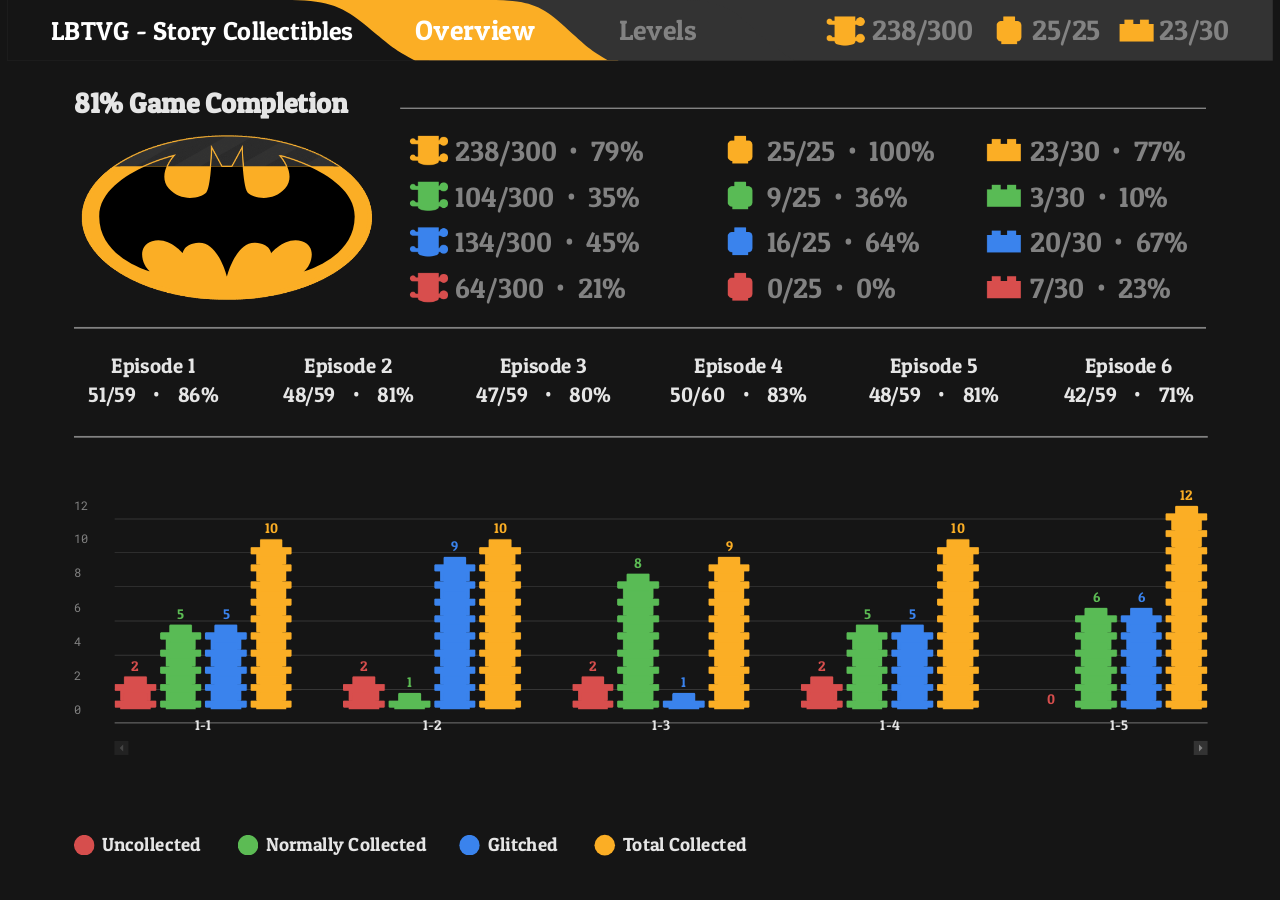
<file: index.html>
<!doctype html>
<html lang="en">
<head>
  <meta charset="utf-8">
  <meta name="viewport" content="width=device-width, initial-scale=1">
  <meta name="description" content="Overall LEGO Batman: The Videogame story collectible statistics.">
  <title>Overview | LBTVG Story Collectibles</title>
  <link rel="preconnect" href="https://fonts.googleapis.com">
  <link rel="preconnect" href="https://fonts.gstatic.com" crossorigin>
  <link href="https://fonts.googleapis.com/css2?family=Patua+One&family=Roboto+Mono&display=swap" rel="stylesheet">
  <link rel="stylesheet" href="css/styles.css">
  <script src="js/page-scale.js" defer></script>
  <script src="js/index.js" defer></script>
</head>
<body>
  <div class="page-frame">
  <!-- Shared site navigation and collectible totals. -->
  <header class="site-header">
    <div class="brand-shape" aria-hidden="true">
      <img src="assets/images/ui/nav-brand.svg" alt="">
    </div>
    <div class="brand">LBTVG - Story Collectibles</div>
    <nav class="primary-nav" aria-label="Main navigation">
      <a class="nav-link is-current" href="index.html" aria-current="page"><span>Overview</span></a>
      <a class="nav-link" href="levels.html"><span>Levels</span></a>
    </nav>
    <div class="header-counters" aria-label="Overall collectible totals">
      <div class="header-counter">
        <img src="assets/images/collectibles/minikit.png" alt="">
        <span>000/300</span>
      </div>
      <div class="header-counter">
        <img src="assets/images/collectibles/head.png" alt="">
        <span>00/25</span>
      </div>
      <div class="header-counter">
        <img src="assets/images/collectibles/brick.png" alt="">
        <span>00/30</span>
      </div>
    </div>
  </header>

  <main class="overview-page">
    <!-- Game completion and collectible totals. -->
    <section class="overview-stats" aria-label="Overall game statistics">
      <h1 class="overview-title">86.6% Game Completion</h1>
      <div class="batman-mark" id="batman-mark" role="img" aria-label="Batman emblem">
        <img class="batman-mark-empty" src="assets/images/ui/batman-mark-empty.gif" alt="">
        <div class="batman-mark-solid-mask" aria-hidden="true">
          <img src="assets/images/ui/batman-mark.svg" alt="">
        </div>
      </div>
      <div class="stats-content">
        <div class="stats-divider" aria-hidden="true">
          <img src="assets/images/ui/divider.svg" alt="">
        </div>
        <div class="collectible-rows">
          <div class="collectible-row is-total-collected">
            <div class="collectible-total">
              <img src="assets/images/collectibles/minikit.png" alt="">
              <span>000/300 <span class="separator">•</span> 100%</span>
            </div>
            <div class="collectible-total">
              <img src="assets/images/collectibles/head.png" alt="">
              <span>00/25 <span class="separator">•</span> 100%</span>
            </div>
            <div class="collectible-total">
              <img src="assets/images/collectibles/brick.png" alt="">
              <span>00/30 <span class="separator">•</span> 100%</span>
            </div>
          </div>
          <div class="collectible-row is-collected">
            <div class="collectible-total">
              <img src="assets/images/collectibles/minikit_1.png" alt="">
              <span>000/300 <span class="separator">•</span> 100%</span>
            </div>
            <div class="collectible-total">
              <img src="assets/images/collectibles/head_1.png" alt="">
              <span>00/25 <span class="separator">•</span> 100%</span>
            </div>
            <div class="collectible-total">
              <img src="assets/images/collectibles/brick_1.png" alt="">
              <span>00/30 <span class="separator">•</span> 100%</span>
            </div>
          </div>
          <div class="collectible-row is-glitched">
            <div class="collectible-total">
              <img src="assets/images/collectibles/minikit_2.png" alt="">
              <span>000/300 <span class="separator">•</span> 100%</span>
            </div>
            <div class="collectible-total">
              <img src="assets/images/collectibles/head_2.png" alt="">
              <span>25/25 <span class="separator">•</span> 100%</span>
            </div>
            <div class="collectible-total">
              <img src="assets/images/collectibles/brick_2.png" alt="">
              <span>00/30 <span class="separator">•</span> 100%</span>
            </div>
          </div>
          <div class="collectible-row is-uncollected">
            <div class="collectible-total">
              <img src="assets/images/collectibles/minikit_0.png" alt="">
              <span>000/300 <span class="separator">•</span> 100%</span>
            </div>
            <div class="collectible-total">
              <img src="assets/images/collectibles/head_0.png" alt="">
              <span>00/25 <span class="separator">•</span> 100%</span>
            </div>
            <div class="collectible-total">
              <img src="assets/images/collectibles/brick_0.png" alt="">
              <span>00/30 <span class="separator">•</span> 100%</span>
            </div>
          </div>
        </div>
      </div>
    </section>

    <!-- Completion totals for each episode. -->
    <section class="episode-stats" aria-label="Collectible totals by episode">
      <div class="episode-stat" role="group" aria-labelledby="episode-1-title">
        <h2 id="episode-1-title">Episode 1</h2>
        <p class="episode-stat-value" data-episode="1"><span>25/59</span><span class="separator"> • </span><span>41%</span></p>
      </div>
      <div class="episode-stat" role="group" aria-labelledby="episode-2-title">
        <h2 id="episode-2-title">Episode 2</h2>
        <p class="episode-stat-value" data-episode="2"><span>25/59</span><span class="separator"> • </span><span>41%</span></p>
      </div>
      <div class="episode-stat" role="group" aria-labelledby="episode-3-title">
        <h2 id="episode-3-title">Episode 3</h2>
        <p class="episode-stat-value" data-episode="3"><span>25/59</span><span class="separator"> • </span><span>41%</span></p>
      </div>
      <div class="episode-stat" role="group" aria-labelledby="episode-4-title">
        <h2 id="episode-4-title">Episode 4</h2>
        <p class="episode-stat-value" data-episode="4"><span>25/60</span><span class="separator"> • </span><span>41%</span></p>
      </div>
      <div class="episode-stat" role="group" aria-labelledby="episode-5-title">
        <h2 id="episode-5-title">Episode 5</h2>
        <p class="episode-stat-value" data-episode="5"><span>25/59</span><span class="separator"> • </span><span>41%</span></p>
      </div>
      <div class="episode-stat" role="group" aria-labelledby="episode-6-title">
        <h2 id="episode-6-title">Episode 6</h2>
        <p class="episode-stat-value" data-episode="6"><span>25/59</span><span class="separator"> • </span><span>41%</span></p>
      </div>
    </section>

    <!-- Main visualization frame from the approved overview design. -->
    <section class="visualization-frame" aria-label="Collectible overview visualization">
      <div class="collectible-chart" id="collectible-chart">
        <div class="chart-y-axis" id="chart-y-axis" aria-hidden="true"></div>
        <div class="chart-scroll-shell">
          <div class="chart-scroll" id="chart-scroll" role="region" aria-label="Collectible counts by level. Scroll horizontally to view all levels." tabindex="0">
            <div class="chart-plot" id="chart-plot"></div>
          </div>
          <button class="chart-scroll-arrow is-previous" id="chart-scroll-previous" type="button" aria-label="Scroll to previous level group" aria-controls="chart-scroll" disabled></button>
          <button class="chart-scroll-arrow is-next" id="chart-scroll-next" type="button" aria-label="Scroll to next level group" aria-controls="chart-scroll" disabled></button>
        </div>
      </div>
    </section>
  </main>
  <ul class="status-legend" aria-label="Collectible status">
    <li><img src="assets/images/ui/legend-missing.svg" alt=""><span>Uncollected</span></li>
    <li><img src="assets/images/ui/legend-collected.svg" alt=""><span>Normally Collected</span></li>
    <li><img src="assets/images/ui/legend-glitched.svg" alt=""><span>Glitched</span></li>
    <li><span class="total-collected-indicator" aria-hidden="true"></span><span>Total Collected</span></li>
  </ul>
  </div>
</body>
</html>
</file>
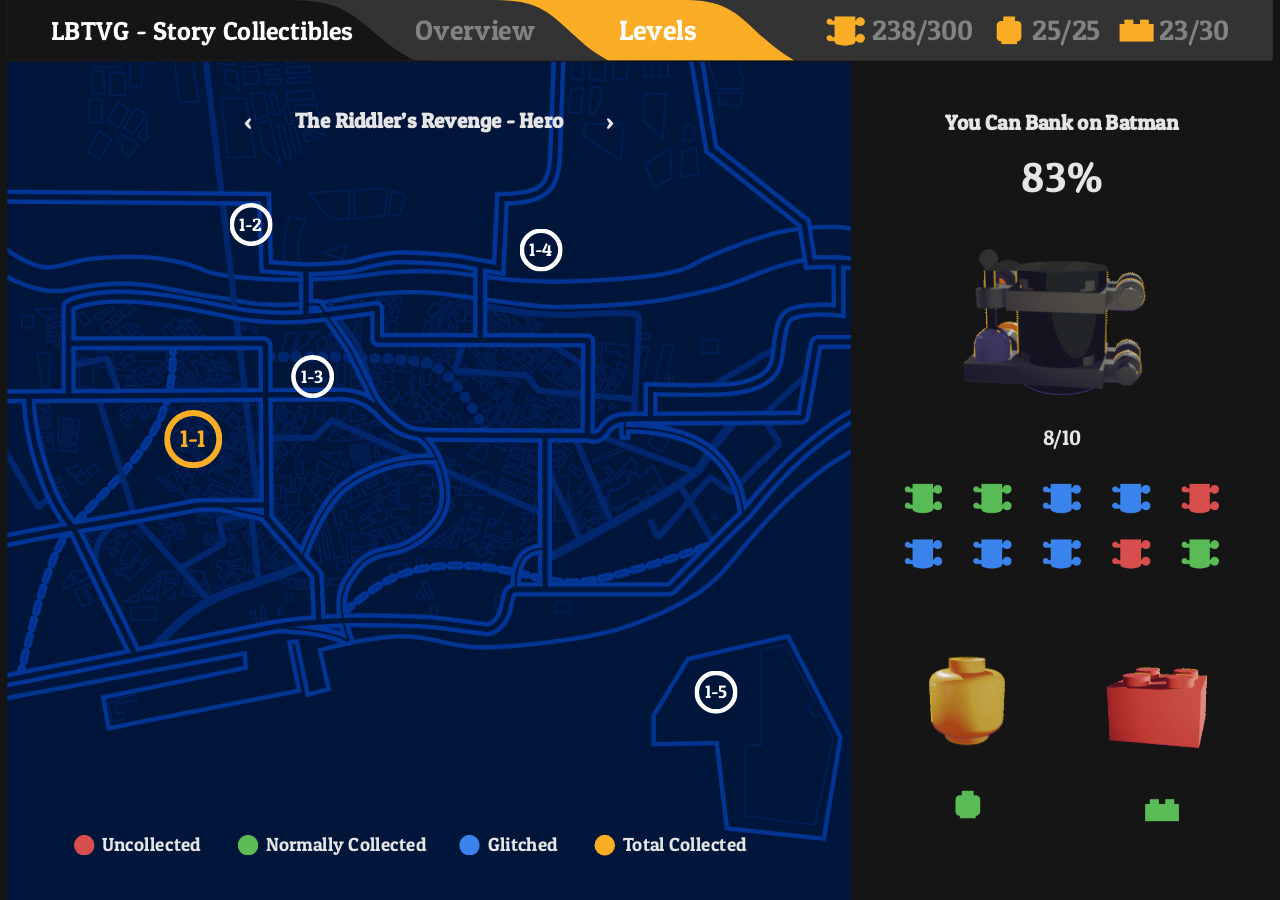
<file: levels.html>
<!doctype html>
<html lang="en">
<head>
  <meta charset="utf-8">
  <meta name="viewport" content="width=device-width, initial-scale=1">
  <meta name="description" content="Browse LEGO Batman: The Videogame collectible statistics by level.">
  <title>Levels | LBTVG Story Collectibles</title>
  <link rel="preconnect" href="https://fonts.googleapis.com">
  <link rel="preconnect" href="https://fonts.gstatic.com" crossorigin>
  <link href="https://fonts.googleapis.com/css2?family=Patua+One&family=Roboto+Mono&display=swap" rel="stylesheet">
  <link rel="stylesheet" href="css/styles.css">
  <script src="js/page-scale.js" defer></script>
  <script src="js/levels.js" defer></script>
</head>
<body>
  <div class="page-frame">
  <!-- Shared site navigation and collectible totals. -->
  <header class="site-header">
    <div class="brand-shape" aria-hidden="true">
      <img src="assets/images/ui/nav-brand.svg" alt="">
    </div>
    <div class="brand">LBTVG - Story Collectibles</div>
    <nav class="primary-nav" aria-label="Main navigation">
      <a class="nav-link" href="index.html"><span>Overview</span></a>
      <a class="nav-link is-current" href="levels.html" aria-current="page"><span>Levels</span></a>
    </nav>
    <div class="header-counters" aria-label="Overall collectible totals">
      <div class="header-counter">
        <img src="assets/images/collectibles/minikit.png" alt="">
        <span>238/300</span>
      </div>
      <div class="header-counter">
        <img src="assets/images/collectibles/head.png" alt="">
        <span>25/25</span>
      </div>
      <div class="header-counter">
        <img src="assets/images/collectibles/brick.png" alt="">
        <span>23/30</span>
      </div>
    </div>
  </header>

  <main class="levels-page">
    <!-- Selectable chapter map and its level markers. -->
    <section class="map-panel" aria-label="Level map">
      <img class="level-map-fallback" src="assets/images/map/hero_map.png" alt="Illustrated level map">
      <video class="level-map-image is-unavailable" src="assets/images/map/hero_map.mp4" autoplay loop muted playsinline preload="auto" aria-hidden="true"></video>
      <img class="map-static-burst" data-src="assets/images/map/static_burst.gif" alt="" aria-hidden="true" hidden>
      <div class="chapter-selector" aria-label="Chapter selector">
        <button class="chapter-arrow" type="button" data-chapter-step="-1" aria-label="Previous chapter">&lsaquo;</button>
        <h1 id="chapter-title">The Riddler’s Revenge - Hero</h1>
        <button class="chapter-arrow" type="button" data-chapter-step="1" aria-label="Next chapter">&rsaquo;</button>
      </div>
      <div class="level-markers" id="level-markers" aria-label="Choose a level"></div>
    </section>

    <!-- Selected level completion and collectible details. -->
    <aside class="level-details" aria-labelledby="selected-level-title">
      <h2 id="selected-level-title">You Can Bank On Batman</h2>
      <p class="level-completion" id="level-completion">100%</p>
      <div class="asset-crop minikit-feature">
        <img src="assets/images/collectibles/minikit_empty.gif" alt="Minikit collectible">
        <div class="minikit-solid-mask" aria-hidden="true">
          <img src="assets/images/collectibles/minikit_solid.gif" alt="">
        </div>
      </div>
      <p class="minikit-count" id="minikit-count">10/10</p>
      <div class="minikit-grid" aria-label="Minikit status">
        <img src="assets/images/collectibles/minikit_1.png" alt="">
        <img src="assets/images/collectibles/minikit_1.png" alt="">
        <img src="assets/images/collectibles/minikit_1.png" alt="">
        <img src="assets/images/collectibles/minikit_1.png" alt="">
        <img src="assets/images/collectibles/minikit_1.png" alt="">
        <img src="assets/images/collectibles/minikit_1.png" alt="">
        <img src="assets/images/collectibles/minikit_1.png" alt="">
        <img src="assets/images/collectibles/minikit_1.png" alt="">
        <img src="assets/images/collectibles/minikit_1.png" alt="">
        <img src="assets/images/collectibles/minikit_1.png" alt="">
      </div>
      <div class="special-collectibles">
        <div class="hostage-collectible">
          <div class="asset-crop hostage-feature">
            <img class="collectible-state-image collectible-state-empty" src="assets/images/collectibles/head_empty.gif" alt="Hostage collectible">
            <img class="collectible-state-image collectible-state-solid" src="assets/images/collectibles/head_solid.gif" alt="" aria-hidden="true">
          </div>
          <button class="collectible-popup-trigger" type="button" aria-label="Show hostage walkthrough" aria-haspopup="dialog" disabled>
            <img class="collectible-type-icon" src="assets/images/collectibles/head_1.png" alt="">
          </button>
        </div>
        <div class="brick-collectible">
          <div class="asset-crop brick-feature">
            <img class="collectible-state-image collectible-state-empty" src="assets/images/collectibles/brick_empty.gif" alt="Red brick collectible">
            <img class="collectible-state-image collectible-state-solid" src="assets/images/collectibles/brick_solid.gif" alt="" aria-hidden="true">
          </div>
          <button class="collectible-popup-trigger" type="button" aria-label="Show brick walkthrough" aria-haspopup="dialog" disabled>
            <img class="collectible-type-icon" src="assets/images/collectibles/brick_1.png" alt="">
          </button>
        </div>
      </div>
    </aside>
  </main>

  <dialog class="video-popup" id="video-popup" aria-label="Collectible walkthrough">
    <button class="video-popup-close" id="video-popup-close" type="button" aria-label="Close walkthrough">&times;</button>
    <button class="video-popup-arrow video-popup-previous" id="video-popup-previous" type="button" aria-label="Previous collectible">&lsaquo;</button>
    <div class="video-popup-player">
      <iframe id="video-popup-youtube" title="Collectible walkthrough video" allow="autoplay; encrypted-media; picture-in-picture" allowfullscreen referrerpolicy="strict-origin-when-cross-origin" hidden></iframe>
      <video id="video-popup-video" aria-label="Collectible walkthrough video" controls playsinline preload="metadata" hidden></video>
      <p class="video-popup-no-video" id="video-popup-no-video" hidden></p>
    </div>
    <button class="video-popup-arrow video-popup-next" id="video-popup-next" type="button" aria-label="Next collectible">&rsaquo;</button>
    <p class="video-popup-description" id="video-popup-description"></p>
    <div class="video-popup-icons" id="video-popup-icons" aria-label="Collectibles in this level"></div>
  </dialog>
  <ul class="status-legend" aria-label="Collectible status">
    <li><img src="assets/images/ui/legend-missing.svg" alt=""><span>Uncollected</span></li>
    <li><img src="assets/images/ui/legend-collected.svg" alt=""><span>Normally Collected</span></li>
    <li><img src="assets/images/ui/legend-glitched.svg" alt=""><span>Glitched</span></li>
    <li><span class="total-collected-indicator" aria-hidden="true"></span><span>Total Collected</span></li>
  </ul>
  </div>
</body>
</html>
</file>
<file: css/styles.css>
/* Shared design tokens, document defaults, and typography. */
:root {
  color-scheme: dark;
  --midnight-grey: #151515;
  --dark-grey: #333333;
  --medium-grey: #828282;
  --light-grey: #e5e5e5;
  --unobtained: #d64e4d;
  --obtained: #5cbb54;
  --glitched: #3a83ed;
  --selected: #fbae25;
  --page-width: 1440px;
  --page-height: 1024px;
  --page-scale: 1;
  --header-height: 69px;
  font-family: "Patua One", Georgia, serif;
  background: var(--midnight-grey);
  color: var(--light-grey);
}

* {
  box-sizing: border-box;
}

html,
body {
  width: 100%;
  height: 100%;
  min-width: 0;
  min-height: 0;
  margin: 0;
  background: var(--midnight-grey);
  overflow: hidden;
}

body {
  position: relative;
}

.page-frame {
  position: fixed;
  top: 50%;
  left: 50%;
  width: var(--page-width);
  height: var(--page-height);
  container-name: page-frame;
  container-type: inline-size;
  transform: translate(-50%, -50%) scale(var(--page-scale));
  transform-origin: center;
}

body::before {
  position: fixed;
  z-index: 9999;
  inset: 0;
  background: var(--midnight-grey);
  content: "";
  opacity: 1;
  pointer-events: none;
}

body.is-ready::before {
  opacity: 0;
}

button,
a {
  font: inherit;
}

a {
  color: inherit;
}

button:focus-visible,
a:focus-visible {
  outline: 3px solid var(--glitched);
  outline-offset: 3px;
}

/* Shared 69-pixel header, page navigation, and totals. */
.site-header {
  position: relative;
  z-index: 9998;
  width: min(100%, var(--page-width));
  height: var(--header-height);
  margin: 0 auto;
  background: var(--dark-grey);
}

.brand-shape {
  position: absolute;
  z-index: 0;
  top: 0;
  left: 0;
  width: 480.5px;
  height: 69px;
  pointer-events: none;
}

.brand-shape img {
  display: block;
  width: 480.5px;
  height: 69px;
}

.brand {
  position: absolute;
  z-index: 3;
  top: 0;
  left: 50px;
  display: flex;
  height: var(--header-height);
  align-items: center;
  color: #fff;
  font-size: 30px;
  line-height: 38px;
  text-decoration: none;
  white-space: nowrap;
}

.primary-nav {
  position: absolute;
  z-index: 1;
  inset: 0;
  pointer-events: none;
}

.nav-link {
  position: absolute;
  top: 0;
  display: flex;
  width: 380.5px;
  height: var(--header-height);
  align-items: center;
  padding-left: 147.5px;
  color: var(--medium-grey);
  font-size: 32px;
  text-decoration: none;
  white-space: nowrap;
  pointer-events: none;
}

.nav-link::before {
  position: absolute;
  z-index: 0;
  top: 0;
  left: 7px;
  width: 372.5px;
  height: var(--header-height);
  background-color: var(--dark-grey);
  content: "";
  pointer-events: none;
  -webkit-mask: url("../assets/images/ui/nav-tab.svg") 0 0 / 100% 100% no-repeat;
  mask: url("../assets/images/ui/nav-tab.svg") 0 0 / 100% 100% no-repeat;
}

.nav-link > span {
  position: relative;
  z-index: 1;
  pointer-events: auto;
}

.nav-link.is-current {
  color: #fff;
}

.nav-link.is-current::before {
  background-color: var(--selected);
}

.nav-link:hover,
.nav-link:focus-visible {
  color: #fff;
}

.nav-link:first-child {
  z-index: 1;
  left: 316.5px;
}

.nav-link:last-child {
  z-index: 2;
  left: 548.5px;
}

.nav-link:last-child::before {
  width: 340px;
}

.header-counters {
  position: absolute;
  z-index: 3;
  top: 8px;
  left: 928px;
  display: flex;
  align-items: center;
  justify-content: flex-end;
  gap: 15px;
  min-width: 0;
}

.header-counter {
  display: flex;
  align-items: center;
  gap: 0;
  color: var(--medium-grey);
  font-size: 32px;
  white-space: nowrap;
}

.header-counter:first-child {
  gap: 4px;
}

.header-counter img {
  width: 52px;
  height: 52px;
  object-fit: contain;
}

/* Overview completion summary and collectible status rows. */
.overview-page {
  width: min(100%, var(--page-width));
  min-height: calc(1024px - var(--header-height));
  margin: 0 auto;
  padding: 32px 76px 48px;
}

.overview-stats {
  position: relative;
  height: 273px;
}

.overview-stats::after {
  position: absolute;
  right: 0;
  bottom: 0;
  left: 0;
  border-top: 2px solid var(--medium-grey);
  content: "";
}

.overview-title {
  position: absolute;
  left: 0;
  top: 0;
  margin: 0;
  font-size: 32px;
  line-height: 32px;
}

.batman-mark {
  position: absolute;
  top: 53px;
  left: 0;
  width: 348px;
  height: 187px;
  aspect-ratio: 279 / 158.26;
  --batman-reveal: 0%;
}

.batman-mark-empty,
.batman-mark-solid-mask img {
  position: absolute;
  inset: 0;
  width: 100%;
  max-width: none;
  height: 100%;
  object-fit: contain;
}

.batman-mark-solid-mask {
  position: absolute;
  z-index: 1;
  inset: 0;
  clip-path: inset(100% 0 0 0);
}

body.is-ready .batman-mark-solid-mask {
  clip-path: inset(calc(100% - var(--batman-reveal)) 0 0 0);
}

.stats-content {
  position: absolute;
  top: 43px;
  left: 378px;
  width: 910px;
  min-width: 0;
}

.status-legend {
  position: fixed;
  z-index: 4;
  bottom: 48px;
  left: 76px;
  display: flex;
  align-items: center;
  gap: 20px;
  margin: 0;
  padding: 0;
  list-style: none;
  transform: scale(0.9);
  transform-origin: left bottom;
}

.status-legend li {
  display: flex;
  flex: 0 0 auto;
  align-items: center;
  gap: 10px;
  font-size: 24px;
  line-height: 32px;
  white-space: nowrap;
}

.status-legend li:nth-child(1) {
  width: 187px;
}

.status-legend li:nth-child(2) {
  width: 260px;
}

.status-legend li:nth-child(3) {
  width: 151px;
}

.status-legend li:nth-child(4) {
  width: 200px;
}

.status-legend img {
  width: 26px;
  height: 26px;
}

.total-collected-indicator {
  flex: 0 0 26px;
  width: 26px;
  height: 26px;
  border-radius: 50%;
  background-color: var(--selected);
}

.stats-divider {
  position: absolute;
  top: -22px;
  left: -7px;
  width: 917px;
  height: 2px;
  overflow: hidden;
}

.stats-divider img {
  display: block;
  width: 917px;
  max-width: none;
  height: 2px;
}

.collectible-rows {
  display: grid;
  gap: 0;
}

.collectible-row {
  display: grid;
  grid-template-columns: 297px 243px 256px;
  align-items: center;
  column-gap: 57px;
  min-height: 52px;
  color: var(--medium-grey);
  font-size: 32px;
}

.collectible-total {
  display: flex;
  align-items: center;
  min-width: 0;
  white-space: nowrap;
}

.collectible-total img {
  flex: 0 0 52px;
  width: 52px;
  height: 52px;
  margin-right: 4px;
  object-fit: contain;
}

.separator {
  padding: 0 3px;
  font-family: "Roboto Mono", monospace;
}

.episode-stats {
  position: relative;
  display: grid;
  grid-template-columns: repeat(6, 180px);
  column-gap: 42px;
  width: 1290px;
  height: 64px;
  margin-top: 26px;
  color: var(--light-grey);
}

.episode-stats::after {
  position: absolute;
  right: 0;
  bottom: -34px;
  left: 0;
  border-top: 2px solid var(--medium-grey);
  content: "";
}

.episode-stat {
  min-width: 0;
  font-size: 24px;
  line-height: 32px;
  text-align: center;
}

.episode-stat h2,
.episode-stat-value {
  margin: 0;
  font: inherit;
}

/* Scrollable stacked-stud chart inside the Overview visualization frame. */
.visualization-frame {
  display: flex;
  align-items: center;
  height: 374px;
  margin-top: 54px;
  width: calc(100% + 2px);
  padding: 18px 0;
  overflow: hidden;
}

.collectible-chart {
  --plot-height: 194px;
  --chart-headroom: 24px;
  --axis-label-height: 36px;
  --scrollbar-height: 16px;
  --level-width: 150.8px;
  --stud-width: 47.6px;
  --stud-height: 29.4px;
  display: grid;
  grid-template-columns: 38px minmax(0, 1fr);
  gap: 8px;
  width: 100%;
  height: calc(var(--chart-headroom) + var(--plot-height) + var(--axis-label-height) + var(--scrollbar-height));
  min-width: 0;
}

.chart-y-axis,
.chart-plot {
  display: grid;
}

.chart-y-axis {
  grid-template-rows: var(--chart-headroom) var(--plot-height) var(--axis-label-height) var(--scrollbar-height);
}

.chart-plot {
  grid-template-rows: var(--chart-headroom) var(--plot-height) var(--axis-label-height);
}

.chart-y-ticks {
  position: relative;
  grid-row: 2;
}

.chart-y-tick {
  position: absolute;
  left: 0;
  color: var(--medium-grey);
  font-family: "Roboto Mono", monospace;
  font-size: 14px;
  line-height: 1;
  transform: translateY(-50%);
}

.chart-scroll {
  min-width: 0;
  height: 100%;
  overflow-x: auto;
  overflow-y: hidden;
  scrollbar-color: var(--medium-grey) var(--dark-grey);
}

.chart-scroll-shell {
  position: relative;
  min-width: 0;
  height: 100%;
}

.chart-scroll-arrow {
  position: absolute;
  z-index: 2;
  bottom: 0;
  display: grid;
  width: var(--scrollbar-height);
  height: var(--scrollbar-height);
  place-items: center;
  padding: 0;
  border: 0;
  background: var(--dark-grey);
  cursor: pointer;
}

.chart-scroll-arrow::before {
  width: 0;
  height: 0;
  border-top: 4px solid transparent;
  border-bottom: 4px solid transparent;
  content: "";
}

.chart-scroll-arrow.is-previous {
  left: 0;
}

.chart-scroll-arrow.is-previous::before {
  border-right: 4px solid var(--medium-grey);
}

.chart-scroll-arrow.is-next {
  right: 0;
}

.chart-scroll-arrow.is-next::before {
  border-left: 4px solid var(--medium-grey);
}

.chart-scroll-arrow:disabled {
  cursor: default;
  opacity: 0.45;
}

.chart-scroll:focus-visible {
  outline: 3px solid var(--glitched);
  outline-offset: 3px;
}

.chart-plot {
  position: relative;
  width: max-content;
  height: 100%;
  min-width: 100%;
}

.chart-gridlines {
  position: absolute;
  z-index: 0;
  inset: var(--chart-headroom) auto var(--axis-label-height) 0;
  width: 100%;
  pointer-events: none;
}

.chart-gridline {
  position: absolute;
  right: 0;
  left: 0;
  border-top: 1px solid rgb(229 229 229 / 16%);
}

.chart-gridline.is-zero {
  border-top-color: var(--medium-grey);
}

.chart-levels {
  position: relative;
  z-index: 1;
  display: flex;
  grid-row: 1 / -1;
  gap: 58px;
  width: max-content;
  height: 100%;
}

.chart-level {
  display: grid;
  flex: 0 0 var(--level-width);
  grid-template-rows: var(--chart-headroom) var(--plot-height) var(--axis-label-height);
}

.chart-bars {
  position: relative;
  display: flex;
  grid-row: 1 / 3;
  align-items: stretch;
  justify-content: center;
  gap: 4px;
}

.chart-column {
  position: relative;
  flex: 0 0 var(--stud-width);
  height: 100%;
}

.chart-count-label {
  position: absolute;
  left: 50%;
  z-index: 2;
  font-family: "Patua One", Georgia, serif;
  font-size: 16px;
  line-height: 1;
  text-align: center;
  transform: translateX(-50%);
  white-space: nowrap;
}

.chart-count-unobtained {
  color: var(--unobtained);
}

.chart-count-obtained {
  color: var(--obtained);
}

.chart-count-glitched {
  color: var(--glitched);
}

.chart-count-selected {
  color: var(--selected);
}

.chart-bar {
  position: absolute;
  bottom: 0;
  left: 0;
  display: flex;
  width: 100%;
  flex-direction: column;
  overflow: hidden;
}

.chart-bar img {
  display: block;
  width: var(--stud-width);
  height: var(--stud-height);
}

.chart-bar img:not(:last-child) {
  margin-bottom: -10px;
}

@media (prefers-reduced-motion: no-preference) {
  body.is-ready .chart-bars {
    overflow: hidden;
  }

  body.is-ready .chart-bar {
    overflow: visible;
  }

  body.is-ready .chart-bar img {
    animation: chart-stud-drop 200ms linear both;
    animation-delay: var(--drop-delay);
  }

  body.is-ready .chart-count-label {
    animation: chart-count-fade-in 500ms linear both;
    animation-delay: var(--fade-delay);
  }

  @keyframes chart-stud-drop {
    from {
      transform: translateY(var(--drop-offset));
    }

    to {
      transform: translateY(0);
    }
  }

  @keyframes chart-count-fade-in {
    from {
      opacity: 0;
    }

    to {
      opacity: 1;
    }
  }
}

.chart-level-label {
  display: flex;
  grid-row: 3;
  align-items: center;
  justify-content: center;
  color: var(--light-grey);
  font-family: "Patua One", Georgia, serif;
  font-size: 16px;
}

/* Level map, map markers, and selected-level details. */
.levels-page {
  display: grid;
  grid-template-columns: minmax(0, 2fr) minmax(360px, 1fr);
  width: min(100%, var(--page-width));
  min-height: calc(1024px - var(--header-height));
  margin: 0 auto;
}

.map-panel {
  position: relative;
  min-width: 0;
  aspect-ratio: 960 / 954;
  overflow: hidden;
  transform: translateY(1px);
}

.level-map-fallback,
.level-map-image {
  position: absolute;
  inset: 0;
  width: 100%;
  height: 100%;
  object-fit: cover;
}

.level-map-image.is-unavailable {
  visibility: hidden;
}

.map-static-burst {
  position: absolute;
  z-index: 1;
  inset: 0;
  width: 100%;
  height: 100%;
  object-fit: cover;
  pointer-events: none;
}

.chapter-selector {
  position: absolute;
  z-index: 1;
  top: 45px;
  left: 50%;
  display: grid;
  grid-template-columns: 40px minmax(0, 1fr) 40px;
  align-items: center;
  width: min(452px, calc(100% - 24px));
  min-height: 44px;
  transform: translateX(-50%);
}

.chapter-selector h1 {
  margin: 0;
  font-size: 24px;
  text-align: center;
}

.chapter-arrow {
  border: 0;
  padding: 2px;
  background: transparent;
  color: var(--light-grey);
  cursor: pointer;
  font-size: 30px;
  line-height: 1;
}

.level-markers {
  position: absolute;
  inset: 0;
}

.level-marker {
  position: absolute;
  z-index: 1;
  display: grid;
  width: 49px;
  height: 49px;
  place-items: center;
  padding: 0;
  transform: translate(-50%, -50%);
  border: 0;
  background: transparent;
  color: #fff;
  cursor: pointer;
  font-size: 20px;
}

.level-marker img {
  position: absolute;
  top: 50%;
  left: 50%;
  width: 100%;
  height: 100%;
  transform: translate(-50%, -50%);
  pointer-events: none;
}

.level-marker span {
  position: relative;
  z-index: 1;
  pointer-events: none;
}

.level-marker[aria-pressed="true"] {
  color: var(--selected);
}

.level-details {
  display: flex;
  min-width: 0;
  height: 954px;
  min-height: 954px;
  flex-direction: column;
  align-items: center;
  padding: 54px 32px 76px;
  background: var(--midnight-grey);
}

.level-details h2 {
  margin: 0;
  font-size: 24px;
  line-height: 34px;
  text-align: center;
}

.level-completion {
  height: 87px;
  margin: 0;
  font-size: 48px;
  line-height: 87px;
}

.asset-crop {
  position: relative;
  flex: none;
  overflow: hidden;
}

.minikit-feature {
  width: min(237px, 75%);
  height: 200px;
  margin-top: 30px;
  --minikit-reveal: 100%;
}

.minikit-feature > img,
.minikit-solid-mask img {
  position: absolute;
  inset: 0;
  width: 100%;
  max-width: none;
  height: 100%;
  object-fit: cover;
}

.minikit-solid-mask {
  position: absolute;
  z-index: 1;
  inset: 0;
  clip-path: inset(calc(100% - var(--minikit-reveal)) 0 0 0);
}

.minikit-count {
  height: 34px;
  margin: 7px 0 25px;
  font-size: 24px;
  line-height: 34px;
}

.minikit-grid {
  display: grid;
  width: min(367px, 100%);
  min-height: 115px;
  grid-template-columns: repeat(5, minmax(0, 1fr));
  grid-template-rows: repeat(2, minmax(0, 1fr));
  grid-auto-columns: minmax(0, 1fr);
  justify-items: center;
  gap: 11px 27px;
}

.minikit-grid img {
  width: 100%;
  max-width: 52px;
  aspect-ratio: 1;
  object-fit: contain;
}

.collectible-popup-trigger {
  border: 0;
  padding: 0;
  background: transparent;
  cursor: pointer;
}

.minikit-grid > .collectible-popup-trigger {
  display: grid;
  width: 100%;
  height: 52px;
  min-width: 0;
  place-items: center;
}

.special-collectibles {
  display: grid;
  width: 100%;
  grid-template-columns: 127px 178px;
  align-items: end;
  justify-content: space-between;
  padding: 0 5px 0 37px;
  margin-top: auto;
}

.special-collectibles > div {
  display: flex;
  min-width: 0;
  flex-direction: column;
  align-items: center;
}

.hostage-collectible {
  transform: translateY(-6px);
}

.hostage-feature {
  width: min(127px, 100%);
  height: 143px;
  margin-bottom: 20px;
}

.collectible-state-image {
  position: absolute;
  inset: 0;
  width: 100%;
  max-width: none;
  height: 100%;
  object-fit: contain;
}

.collectible-state-solid {
  z-index: 1;
  clip-path: inset(100% 0 0 0);
}

.asset-crop.is-solid .collectible-state-solid {
  clip-path: inset(0 0 0 0);
}

.brick-feature {
  width: min(178px, 100%);
  height: 179px;
}

.brick-feature .collectible-state-image {
  transform: scale(0.8);
}

.collectible-type-icon {
  width: 52px;
  height: 52px;
  object-fit: contain;
}

.special-collectibles .collectible-popup-trigger {
  display: grid;
  flex: none;
  width: 52px;
  height: 52px;
  place-items: center;
}

/* Collectible walkthrough dialog styled to the Figma Video Popup component. */
.video-popup {
  position: fixed;
  inset: 0;
  width: 1003px;
  height: 711px;
  max-width: 1003px;
  max-height: 711px;
  margin: auto;
  padding: 0;
  overflow: hidden;
  border: 0;
  border-radius: 30px;
  background: var(--midnight-grey);
  color: var(--light-grey);
  transform: scale(var(--page-scale));
}

.video-popup::backdrop {
  background: rgb(0 0 0 / 50%);
}

.video-popup-player {
  position: absolute;
  top: 5.78%;
  left: 13.9%;
  width: 72.2%;
  aspect-ratio: 16 / 9;
  overflow: hidden;
  background: var(--midnight-grey);
}

.video-popup-player iframe,
.video-popup-player video {
  display: block;
  width: 100%;
  height: 100%;
  border: 0;
}

.video-popup-player iframe[hidden],
.video-popup-player video[hidden],
.video-popup-no-video[hidden] {
  display: none;
}

.video-popup-no-video {
  position: absolute;
  inset: 0;
  display: grid;
  place-items: center;
  margin: 0;
  padding: 24px;
  font-size: 16px;
  text-align: center;
}

.video-popup-description {
  position: absolute;
  top: 67.25%;
  left: 13.9%;
  width: 72.2%;
  height: 13%;
  margin: 0;
  overflow: auto;
  font-size: 16px;
  line-height: normal;
}

.video-popup-close,
.video-popup-arrow {
  position: absolute;
  display: grid;
  place-items: center;
  padding: 0;
  border: 0;
  background: transparent;
  color: var(--light-grey);
  cursor: pointer;
  line-height: 1;
}

.video-popup-close {
  top: 5.77%;
  right: 3.48%;
  width: 40px;
  height: 32px;
  font-size: 32px;
}

.video-popup-arrow {
  top: 33%;
  width: 32px;
  height: 32px;
  font-size: 32px;
}

.video-popup-previous {
  left: 4.98%;
}

.video-popup-next {
  right: 3.88%;
}

.video-popup-icons {
  position: absolute;
  right: 8%;
  bottom: 8.4%;
  left: 8%;
  display: grid;
  height: 52px;
  grid-template-columns: repeat(var(--popup-icon-count, 12), minmax(0, 1fr));
  align-items: center;
  gap: 10px;
}

.video-popup-icon-button {
  display: grid;
  width: 100%;
  height: 52px;
  min-width: 0;
  place-items: center;
  border: 0;
  padding: 0;
  background: transparent;
  cursor: pointer;
}

.video-popup-icon-button img {
  display: block;
  width: 100%;
  max-width: 52px;
  aspect-ratio: 1;
  object-fit: contain;
}

/* Narrow layouts keep every page usable without horizontal scrolling. */
@container page-frame (max-width: 1100px) {
  .site-header {
    display: flex;
    align-items: center;
    gap: 10px;
    padding: 0 12px;
  }

  .brand-shape {
    display: none;
  }

  .brand {
    position: static;
    flex: 0 1 auto;
    height: auto;
    font-size: 18px;
  }

  .primary-nav {
    position: static;
    display: flex;
    height: auto;
    flex: 0 1 240px;
    pointer-events: auto;
  }

  .nav-link {
    position: relative;
    top: auto;
    left: auto;
    display: grid;
    width: auto;
    height: auto;
    min-height: var(--header-height);
    place-items: center;
    padding: 0;
    background: none;
    font-size: 22px;
    pointer-events: auto;
  }

  .nav-link::before {
    display: none;
  }

  .nav-link:first-child,
  .nav-link:last-child {
    left: auto;
  }

  .header-counters {
    position: static;
    gap: 4px;
    margin-left: auto;
  }

  .header-counter {
    gap: 1px;
    font-size: 16px;
  }

  .header-counter img {
    width: 30px;
    height: 30px;
  }

  .overview-page {
    padding-right: 32px;
    padding-left: 32px;
  }

  .overview-stats {
    display: grid;
    height: auto;
    grid-template-columns: 180px minmax(0, 1fr);
    align-items: center;
    gap: 16px 24px;
    padding-bottom: 24px;
  }

  .overview-title {
    position: static;
    grid-column: 1 / -1;
    font-size: 24px;
  }

  .batman-mark {
    position: static;
    grid-column: 1;
    width: 180px;
    height: auto;
  }

  .stats-content {
    position: relative;
    top: auto;
    left: auto;
    grid-column: 2;
    width: auto;
  }

  .stats-divider {
    position: static;
    width: 100%;
    margin-bottom: 8px;
  }

  .stats-divider img {
    width: 100%;
  }

  .status-legend {
    gap: 12px;
  }

  .status-legend li {
    gap: 6px;
    font-size: 16px;
    line-height: 24px;
  }

  .status-legend img {
    width: 22px;
    height: 22px;
  }

  .collectible-row {
    grid-template-columns: repeat(3, minmax(0, 1fr));
    column-gap: 0;
    font-size: 16px;
  }

  .episode-stats {
    grid-template-columns: repeat(3, minmax(0, 1fr));
    column-gap: 0;
    width: auto;
    height: auto;
    row-gap: 12px;
    margin-top: 20px;
  }

  .episode-stat {
    font-size: 18px;
    line-height: 26px;
  }

  .collectible-total img {
    flex-basis: 36px;
    width: 36px;
    height: 36px;
  }

  .levels-page {
    grid-template-columns: minmax(0, 2fr) minmax(300px, 1fr);
  }

  .level-details {
    padding-right: 20px;
    padding-left: 20px;
  }

  .minikit-grid {
    column-gap: 12px;
  }

  .special-collectibles {
    grid-template-columns: minmax(0, 1fr) minmax(0, 1.4fr);
    gap: 12px;
    padding: 0;
  }
}

@container page-frame (max-width: 760px) {
  .site-header {
    height: auto;
    min-height: var(--header-height);
    flex-wrap: wrap;
    justify-content: space-between;
    padding: 10px 14px;
  }

  .brand {
    flex: 1 1 100%;
  }

  .primary-nav {
    order: 2;
    flex: 1 1 220px;
    min-height: 44px;
  }

  .header-counters {
    order: 3;
    flex: 1 1 100%;
    justify-content: space-between;
    margin: 2px 0 0;
  }

  .overview-page {
    min-height: auto;
    padding: 24px 18px 32px;
  }

  .overview-stats {
    grid-template-columns: 1fr;
    gap: 18px;
  }

  .overview-title {
    grid-column: 1;
    font-size: 20px;
  }

  .batman-mark {
    grid-column: 1;
    width: min(220px, 80%);
    margin: 0 auto;
  }

  .stats-content {
    grid-column: 1;
  }

  .status-legend {
    flex-wrap: wrap;
    right: 18px;
    bottom: 20px;
    left: 18px;
    gap: 8px 12px;
  }

  .status-legend li {
    width: auto;
    font-size: 14px;
    line-height: 20px;
  }

  .collectible-row {
    gap: 4px;
    font-size: 14px;
  }

  .collectible-total {
    white-space: normal;
  }

  .collectible-total img {
    flex-basis: 30px;
    width: 30px;
    height: 30px;
    margin-right: 0;
  }

  .visualization-frame {
    height: min(65vh, 500px);
    margin-top: 20px;
    padding: 12px;
  }

  .episode-stats {
    grid-template-columns: repeat(2, minmax(0, 1fr));
  }

  .levels-page {
    grid-template-columns: 1fr;
  }

  .map-panel {
    width: 100%;
    min-height: 0;
  }

  .chapter-selector {
    top: 12px;
  }

  .chapter-selector h1 {
    font-size: 14px;
  }

  .level-marker {
    width: clamp(30px, 5vw, 44px);
    height: clamp(30px, 5vw, 44px);
    font-size: clamp(10px, 1.6vw, 13px);
  }

  .level-details {
    height: auto;
    min-height: 760px;
    padding-top: 30px;
  }

  .minikit-feature {
    height: 180px;
  }

  .special-collectibles {
    grid-template-columns: minmax(0, 1fr) minmax(0, 1.4fr);
    gap: 12px;
  }
}

@media (prefers-reduced-motion: no-preference) {
  body::before {
    transition: opacity 180ms linear;
  }

  .minikit-solid-mask,
  .collectible-state-solid,
  .batman-mark-solid-mask {
    transition: clip-path 250ms cubic-bezier(0.22, 0.61, 0.36, 1);
  }

  .chapter-arrow,
  .nav-link {
    transition: filter 120ms ease, color 120ms ease;
  }

  .level-marker,
  .chapter-arrow {
    transition: transform 450ms cubic-bezier(0.16, 1, 0.3, 1);
  }

  .chapter-arrow:hover {
    transform: scale(1.35);
  }

  .level-marker:hover,
  .level-marker[aria-pressed="true"] {
    transform: translate(-50%, -50%) scale(1.35);
  }

  .collectible-popup-trigger img,
  .minikit-grid > img,
  .video-popup-icon-button img {
    transform-origin: center;
    transition: transform 450ms cubic-bezier(0.16, 1, 0.3, 1);
  }

  .collectible-popup-trigger:hover img,
  .minikit-grid > img:hover,
  .video-popup-icon-button:hover img,
  .video-popup-icon-button[aria-current="true"] img {
    transform: scale(1.35);
  }
}
</file>
